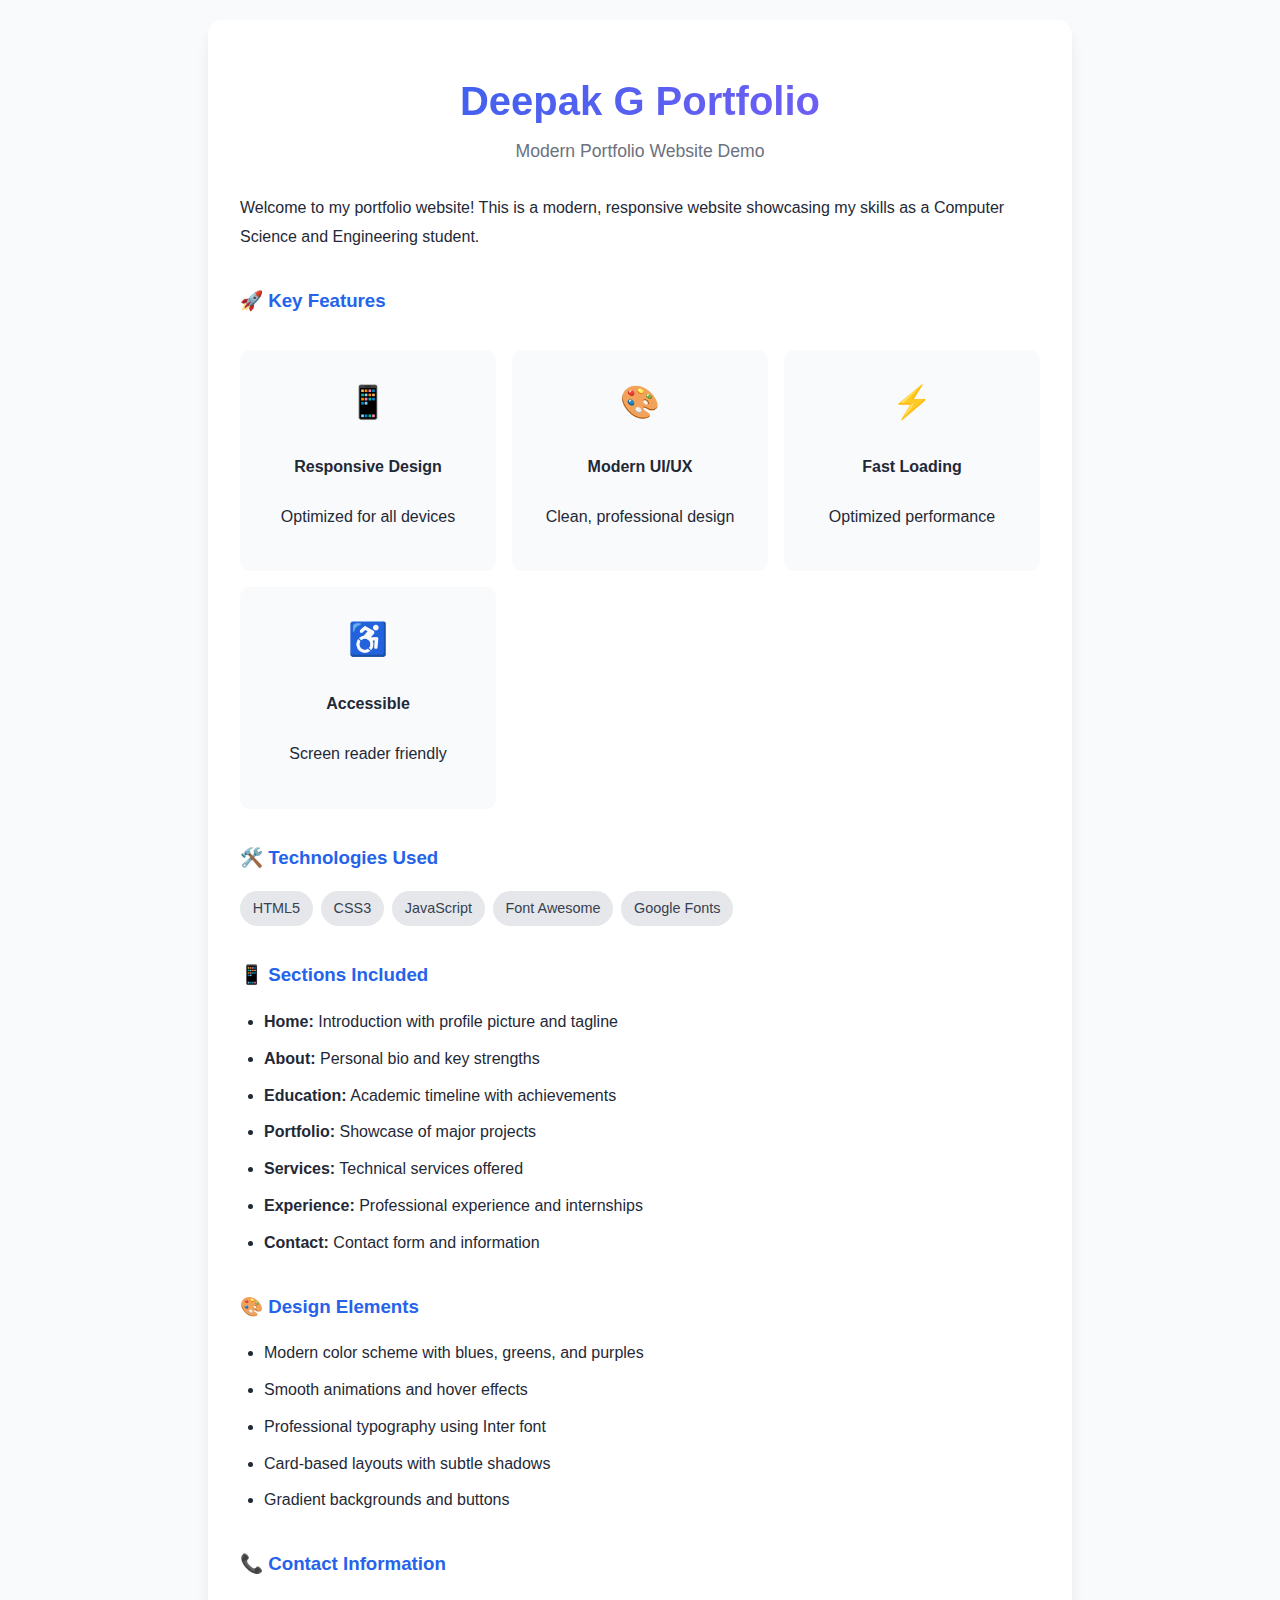
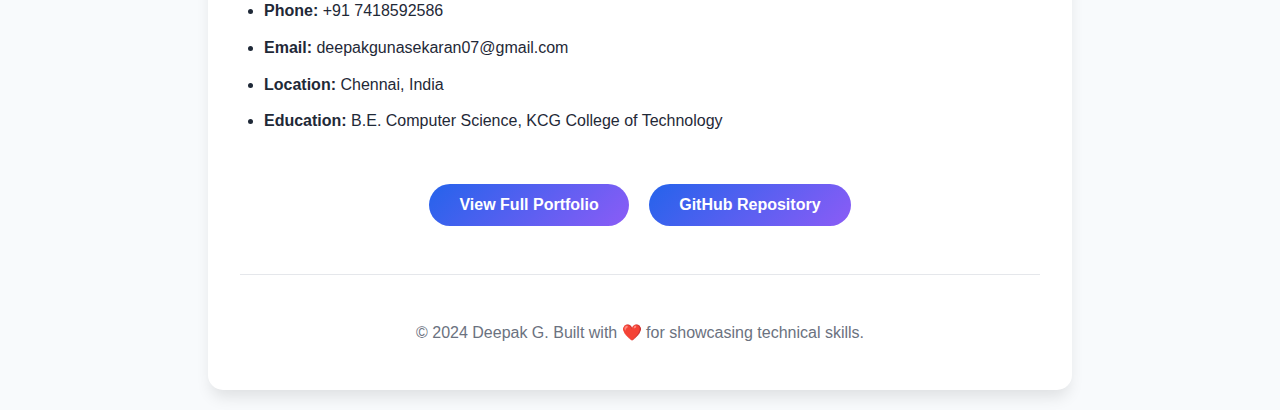
<file: demo.html>
<!DOCTYPE html>
<html lang="en">
<head>
    <meta charset="UTF-8">
    <meta name="viewport" content="width=device-width, initial-scale=1.0">
    <title>Portfolio Demo - Deepak G</title>
    <style>
        body {
            font-family: 'Inter', sans-serif;
            margin: 0;
            padding: 20px;
            background: #f8fafc;
            color: #1f2937;
        }
        .demo-container {
            max-width: 800px;
            margin: 0 auto;
            background: white;
            border-radius: 15px;
            padding: 2rem;
            box-shadow: 0 10px 15px -3px rgba(0, 0, 0, 0.1);
        }
        .demo-header {
            text-align: center;
            margin-bottom: 2rem;
        }
        .demo-title {
            font-size: 2.5rem;
            font-weight: 700;
            background: linear-gradient(135deg, #2563eb, #8b5cf6);
            -webkit-background-clip: text;
            -webkit-text-fill-color: transparent;
            background-clip: text;
            margin-bottom: 1rem;
        }
        .demo-subtitle {
            color: #6b7280;
            font-size: 1.1rem;
        }
        .demo-content {
            line-height: 1.8;
            margin-bottom: 2rem;
        }
        .demo-content h3 {
            color: #2563eb;
            margin-top: 2rem;
            margin-bottom: 1rem;
        }
        .demo-content ul {
            padding-left: 1.5rem;
        }
        .demo-content li {
            margin-bottom: 0.5rem;
        }
        .demo-button {
            display: inline-block;
            background: linear-gradient(135deg, #2563eb, #8b5cf6);
            color: white;
            padding: 12px 30px;
            text-decoration: none;
            border-radius: 50px;
            font-weight: 600;
            transition: transform 0.3s ease;
            margin: 1rem 0.5rem;
        }
        .demo-button:hover {
            transform: translateY(-2px);
        }
        .demo-features {
            display: grid;
            grid-template-columns: repeat(auto-fit, minmax(200px, 1fr));
            gap: 1rem;
            margin: 2rem 0;
        }
        .feature-card {
            background: #f9fafb;
            padding: 1.5rem;
            border-radius: 10px;
            text-align: center;
        }
        .feature-icon {
            font-size: 2rem;
            color: #2563eb;
            margin-bottom: 1rem;
        }
        .tech-stack {
            display: flex;
            flex-wrap: wrap;
            gap: 0.5rem;
            margin: 1rem 0;
        }
        .tech-tag {
            background: #e5e7eb;
            color: #374151;
            padding: 0.3rem 0.8rem;
            border-radius: 20px;
            font-size: 0.9rem;
            font-weight: 500;
        }
    </style>
</head>
<body>
    <div class="demo-container">
        <div class="demo-header">
            <h1 class="demo-title">Deepak G Portfolio</h1>
            <p class="demo-subtitle">Modern Portfolio Website Demo</p>
        </div>
        
        <div class="demo-content">
            <p>Welcome to my portfolio website! This is a modern, responsive website showcasing my skills as a Computer Science and Engineering student.</p>
            
            <h3>🚀 Key Features</h3>
            <div class="demo-features">
                <div class="feature-card">
                    <div class="feature-icon">📱</div>
                    <h4>Responsive Design</h4>
                    <p>Optimized for all devices</p>
                </div>
                <div class="feature-card">
                    <div class="feature-icon">🎨</div>
                    <h4>Modern UI/UX</h4>
                    <p>Clean, professional design</p>
                </div>
                <div class="feature-card">
                    <div class="feature-icon">⚡</div>
                    <h4>Fast Loading</h4>
                    <p>Optimized performance</p>
                </div>
                <div class="feature-card">
                    <div class="feature-icon">♿</div>
                    <h4>Accessible</h4>
                    <p>Screen reader friendly</p>
                </div>
            </div>
            
            <h3>🛠️ Technologies Used</h3>
            <div class="tech-stack">
                <span class="tech-tag">HTML5</span>
                <span class="tech-tag">CSS3</span>
                <span class="tech-tag">JavaScript</span>
                <span class="tech-tag">Font Awesome</span>
                <span class="tech-tag">Google Fonts</span>
            </div>
            
            <h3>📱 Sections Included</h3>
            <ul>
                <li><strong>Home:</strong> Introduction with profile picture and tagline</li>
                <li><strong>About:</strong> Personal bio and key strengths</li>
                <li><strong>Education:</strong> Academic timeline with achievements</li>
                <li><strong>Portfolio:</strong> Showcase of major projects</li>
                <li><strong>Services:</strong> Technical services offered</li>
                <li><strong>Experience:</strong> Professional experience and internships</li>
                <li><strong>Contact:</strong> Contact form and information</li>
            </ul>
            
            <h3>🎨 Design Elements</h3>
            <ul>
                <li>Modern color scheme with blues, greens, and purples</li>
                <li>Smooth animations and hover effects</li>
                <li>Professional typography using Inter font</li>
                <li>Card-based layouts with subtle shadows</li>
                <li>Gradient backgrounds and buttons</li>
            </ul>
            
            <h3>📞 Contact Information</h3>
            <ul>
                <li><strong>Phone:</strong> +91 7418592586</li>
                <li><strong>Email:</strong> deepakgunasekaran07@gmail.com</li>
                <li><strong>Location:</strong> Chennai, India</li>
                <li><strong>Education:</strong> B.E. Computer Science, KCG College of Technology</li>
            </ul>
        </div>
        
        <div style="text-align: center;">
            <a href="index.html" class="demo-button">View Full Portfolio</a>
            <a href="https://github.com" class="demo-button" target="_blank">GitHub Repository</a>
        </div>
        
        <div style="text-align: center; margin-top: 2rem; padding-top: 2rem; border-top: 1px solid #e5e7eb; color: #6b7280;">
            <p>&copy; 2024 Deepak G. Built with ❤️ for showcasing technical skills.</p>
        </div>
    </div>
</body>
</html>
</file>
